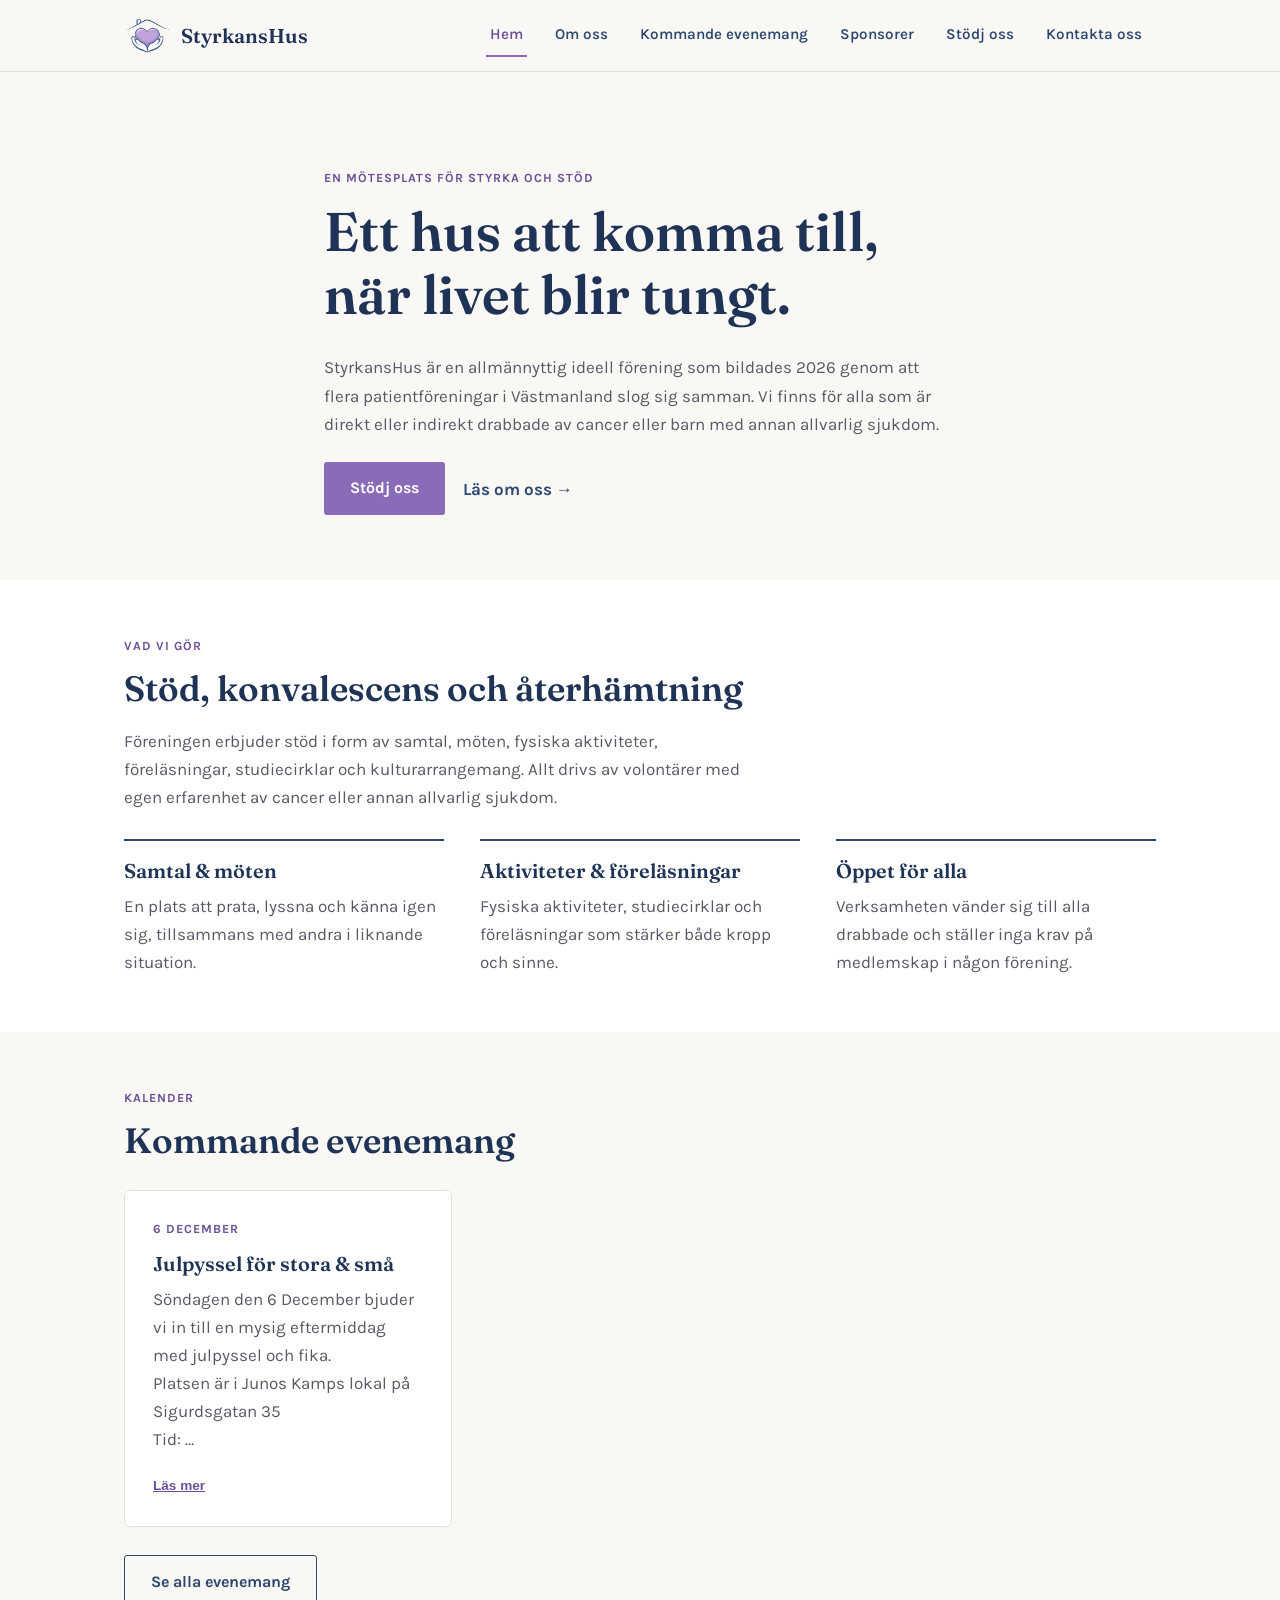
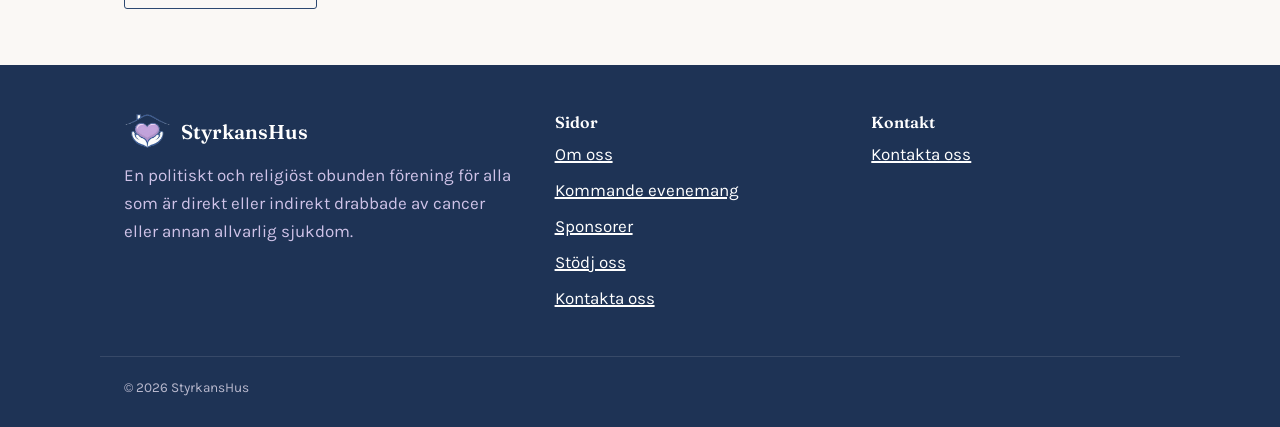
<file: frontend/index.html>
<!DOCTYPE html>
<html lang="sv">
<head>
<meta charset="UTF-8">
<meta name="viewport" content="width=device-width, initial-scale=1.0">
<title>StyrkansHus | Hem</title>
<meta name="description" content="StyrkansHus är en mötesplats för personer och familjer som är direkt eller indirekt drabbade av cancer eller annan allvarlig sjukdom.">
<link rel="canonical" href="https://styrkanshus.se/">
<meta property="og:type" content="website">
<meta property="og:site_name" content="StyrkansHus">
<meta property="og:locale" content="sv_SE">
<meta property="og:title" content="StyrkansHus">
<meta property="og:description" content="StyrkansHus är en mötesplats för personer och familjer som är direkt eller indirekt drabbade av cancer eller annan allvarlig sjukdom.">
<meta property="og:url" content="https://styrkanshus.se/">
<meta property="og:image" content="https://styrkanshus.se/images/logo.png">
<meta name="twitter:card" content="summary">
<meta name="twitter:title" content="StyrkansHus">
<meta name="twitter:description" content="StyrkansHus är en mötesplats för personer och familjer som är direkt eller indirekt drabbade av cancer eller annan allvarlig sjukdom.">
<meta name="twitter:image" content="https://styrkanshus.se/images/logo.png">
<link rel="preconnect" href="https://fonts.googleapis.com">
<link href="https://fonts.googleapis.com/css2?family=Fraunces:opsz,wght@9..144,500;9..144,600&family=Karla:wght@400;500;700&display=swap" rel="stylesheet">
<link rel="icon" type="image/png" href="images/favicon.png">
<link rel="stylesheet" href="css/style.css">
<script type="application/ld+json">
{
  "@context": "https://schema.org",
  "@type": "NGO",
  "name": "StyrkansHus",
  "url": "https://styrkanshus.se/",
  "logo": "https://styrkanshus.se/images/logo.png",
  "description": "StyrkansHus är en allmännyttig ideell förening och mötesplats för personer och familjer som är direkt eller indirekt drabbade av cancer eller annan allvarlig sjukdom.",
  "areaServed": {
    "@type": "AdministrativeArea",
    "name": "Västmanland"
  }
}
</script>
</head>
<body>

<header class="site-header">
  <div class="nav-row">
    <a class="brand" href="index.html">
      <img src="images/logo-icon.png" alt="StyrkansHus logotyp" class="brand-mark">
      StyrkansHus
    </a>
    <button class="nav-toggle" aria-expanded="false" aria-label="Öppna meny">☰</button>
    <ul class="nav-links">
      <li><a href="index.html" aria-current="page">Hem</a></li>
      <li><a href="om-oss.html">Om oss</a></li>
      <li><a href="evenemang.html">Kommande evenemang</a></li>
      <li><a href="sponsorer.html">Sponsorer</a></li>
      <li><a href="stod-oss.html">Stödj oss</a></li>
      <li><a href="kontakt.html">Kontakta oss</a></li>
    </ul>
  </div>
</header>

<main>
  <section class="hero">
    <div class="wrap hero-content">
      <p class="eyebrow">En mötesplats för styrka och stöd</p>
      <h1>Ett hus att komma till, när livet blir tungt.</h1>
      <p>StyrkansHus är en allmännyttig ideell förening som bildades 2026 genom att flera patientföreningar i Västmanland slog sig samman. Vi finns för alla som är direkt eller indirekt drabbade av cancer eller barn med annan allvarlig sjukdom.</p>
      <div class="hero-actions">
        <a class="button" href="stod-oss.html">Stödj oss</a>
        <a class="hero-link" href="om-oss.html">Läs om oss →</a>
      </div>
    </div>
  </section>

  <section class="section-alt">
    <div class="wrap">
      <p class="eyebrow">Vad vi gör</p>
      <h2>Stöd, konvalescens och återhämtning</h2>
      <p>Föreningen erbjuder stöd i form av samtal, möten, fysiska aktiviteter, föreläsningar, studiecirklar och kulturarrangemang. Allt drivs av volontärer med egen erfarenhet av cancer eller annan allvarlig sjukdom.</p>
      <div class="feature-list mt-lg">
        <div class="feature-item">
          <h3>Samtal &amp; möten</h3>
          <p>En plats att prata, lyssna och känna igen sig, tillsammans med andra i liknande situation.</p>
        </div>
        <div class="feature-item">
          <h3>Aktiviteter &amp; föreläsningar</h3>
          <p>Fysiska aktiviteter, studiecirklar och föreläsningar som stärker både kropp och sinne.</p>
        </div>
        <div class="feature-item">
          <h3>Öppet för alla</h3>
          <p>Verksamheten vänder sig till alla drabbade och ställer inga krav på medlemskap i någon förening.</p>
        </div>
      </div>
    </div>
  </section>

  <section>
    <div class="wrap">
      <p class="eyebrow">Kalender</p>
      <h2>Kommande evenemang</h2>
      <div id="events-preview" class="grid grid-3 mt-lg">
        <p class="empty-state">Laddar evenemang…</p>
      </div>
      <div class="mt-lg">
        <a class="button secondary" href="evenemang.html">Se alla evenemang</a>
      </div>
    </div>
  </section>
</main>

<footer class="site-footer">
  <div class="wrap">
    <div>
      <a class="brand" href="index.html">
        <img src="images/logo-icon.png" alt="StyrkansHus logotyp" class="brand-mark">
        StyrkansHus
      </a>
      <p class="tagline">En politiskt och religiöst obunden förening för alla som är direkt eller indirekt drabbade av cancer eller annan allvarlig sjukdom.</p>
    </div>
    <div>
      <h3>Sidor</h3>
      <ul>
        <li><a href="om-oss.html">Om oss</a></li>
        <li><a href="evenemang.html">Kommande evenemang</a></li>
        <li><a href="sponsorer.html">Sponsorer</a></li>
        <li><a href="stod-oss.html">Stödj oss</a></li>
        <li><a href="kontakt.html">Kontakta oss</a></li>
      </ul>
    </div>
    <div>
      <h3>Kontakt</h3>
      <ul>
        <li><a href="kontakt.html">Kontakta oss</a></li>
      </ul>
    </div>
  </div>
  <div class="wrap footer-bottom">
    &copy; 2026 StyrkansHus
  </div>
</footer>

<script src="js/config.js"></script>
<script src="js/richtext.js"></script>
<script src="js/main.js"></script>
</body>
</html>
</file>
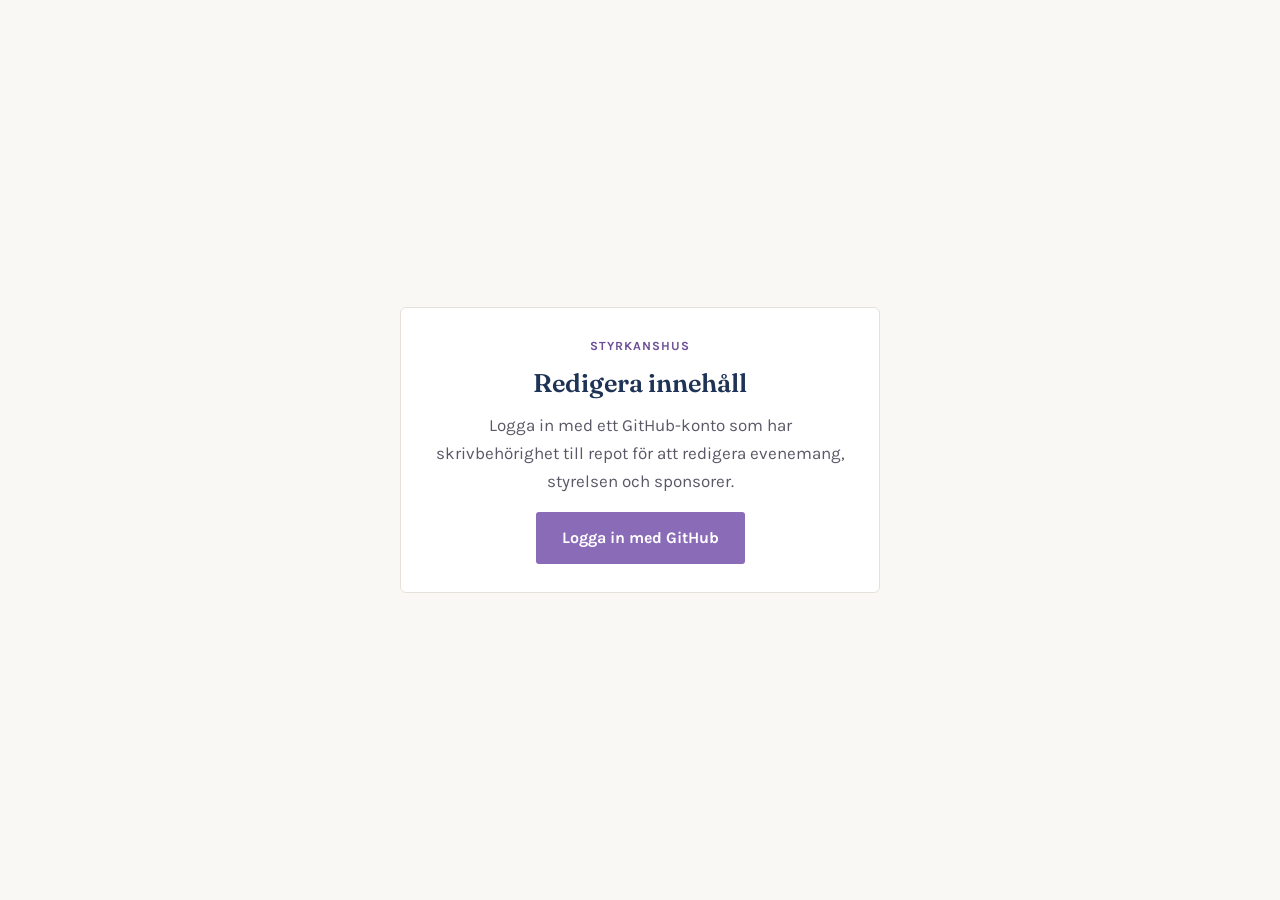
<file: frontend/admin/index.html>
<!DOCTYPE html>
<html lang="sv">
<head>
<meta charset="UTF-8">
<meta name="viewport" content="width=device-width, initial-scale=1.0">
<meta name="robots" content="noindex, nofollow">
<title>StyrkansHus | Redigera innehåll</title>
<link rel="preconnect" href="https://fonts.googleapis.com">
<link href="https://fonts.googleapis.com/css2?family=Fraunces:opsz,wght@9..144,500;9..144,600&family=Karla:wght@400;500;700&display=swap" rel="stylesheet">
<link rel="icon" type="image/png" href="../images/favicon.png">
<link rel="stylesheet" href="../css/style.css">
</head>
<body>

<div id="admin-root" class="admin-shell">
  <div class="card admin-card text-center">
    <p class="eyebrow">StyrkansHus</p>
    <h1 style="font-size:1.6rem;">Laddar…</h1>
  </div>
</div>

<script src="../js/config.js"></script>
<script src="../js/richtext.js"></script>
<script src="admin.js"></script>
</body>
</html>
</file>
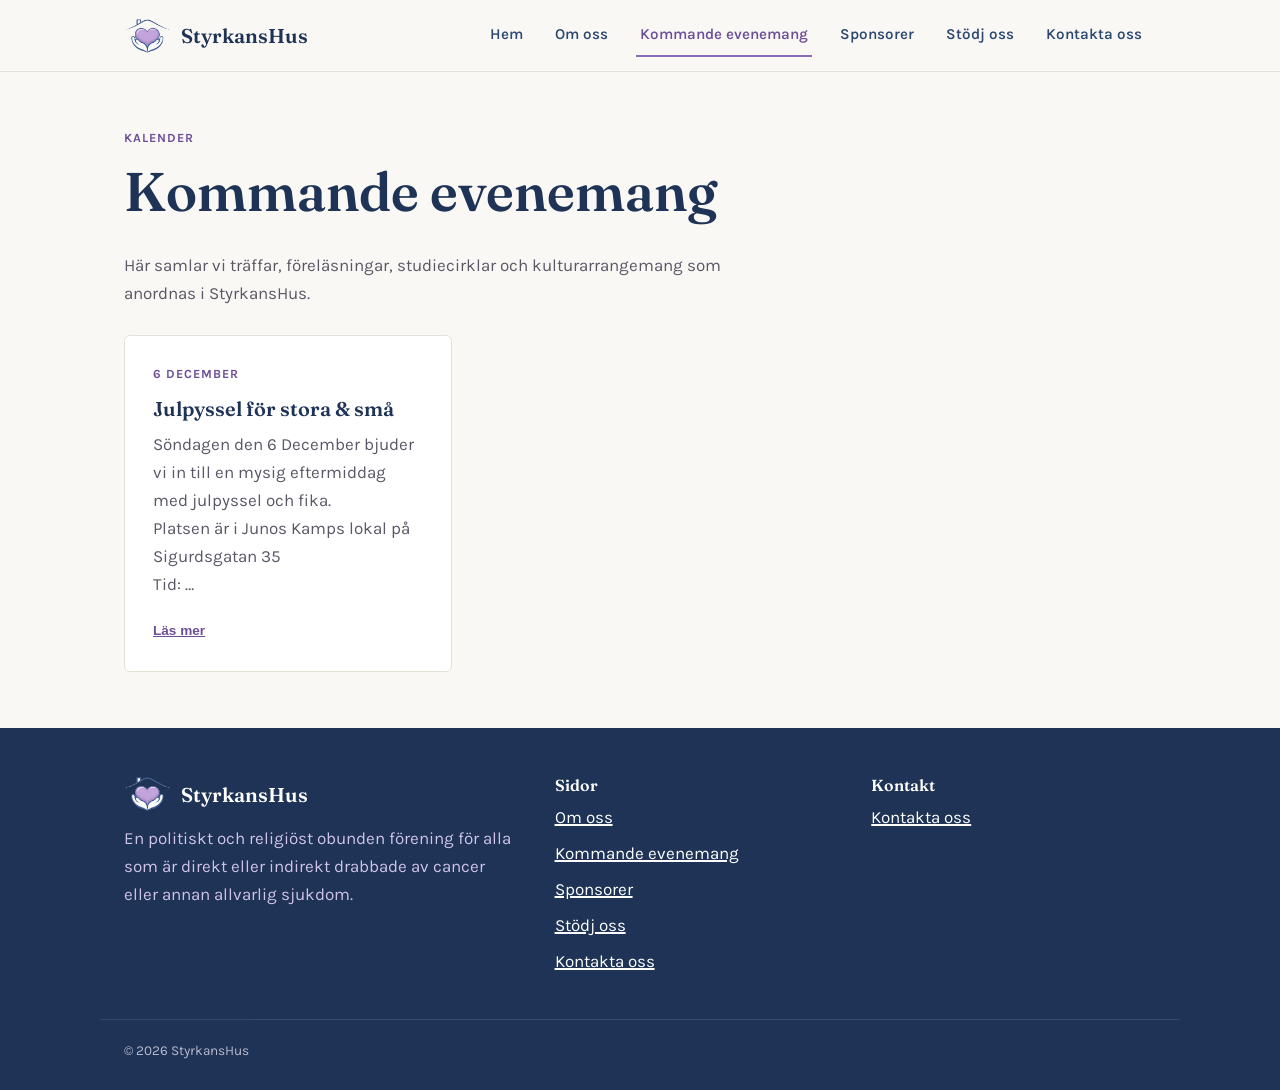
<file: frontend/evenemang.html>
<!DOCTYPE html>
<html lang="sv">
<head>
<meta charset="UTF-8">
<meta name="viewport" content="width=device-width, initial-scale=1.0">
<title>StyrkansHus | Kommande evenemang</title>
<meta name="description" content="Se kommande träffar, föreläsningar och aktiviteter hos StyrkansHus i Västmanland.">
<link rel="canonical" href="https://styrkanshus.se/evenemang.html">
<meta property="og:type" content="website">
<meta property="og:site_name" content="StyrkansHus">
<meta property="og:locale" content="sv_SE">
<meta property="og:title" content="Kommande evenemang | StyrkansHus">
<meta property="og:description" content="Se kommande träffar, föreläsningar och aktiviteter hos StyrkansHus i Västmanland.">
<meta property="og:url" content="https://styrkanshus.se/evenemang.html">
<meta property="og:image" content="https://styrkanshus.se/images/logo.png">
<link rel="preconnect" href="https://fonts.googleapis.com">
<link href="https://fonts.googleapis.com/css2?family=Fraunces:opsz,wght@9..144,500;9..144,600&family=Karla:wght@400;500;700&display=swap" rel="stylesheet">
<link rel="icon" type="image/png" href="images/favicon.png">
<link rel="stylesheet" href="css/style.css">
</head>
<body>

<header class="site-header">
  <div class="nav-row">
    <a class="brand" href="index.html">
      <img src="images/logo-icon.png" alt="StyrkansHus logotyp" class="brand-mark">
      StyrkansHus
    </a>
    <button class="nav-toggle" aria-expanded="false" aria-label="Öppna meny">☰</button>
    <ul class="nav-links">
      <li><a href="index.html">Hem</a></li>
      <li><a href="om-oss.html">Om oss</a></li>
      <li><a href="evenemang.html" aria-current="page">Kommande evenemang</a></li>
      <li><a href="sponsorer.html">Sponsorer</a></li>
      <li><a href="stod-oss.html">Stödj oss</a></li>
      <li><a href="kontakt.html">Kontakta oss</a></li>
    </ul>
  </div>
</header>

<main>
  <section class="page-hero">
    <div class="wrap">
      <p class="eyebrow">Kalender</p>
      <h1>Kommande evenemang</h1>
      <p>Här samlar vi träffar, föreläsningar, studiecirklar och kulturarrangemang som anordnas i StyrkansHus.</p>

      <div id="events-list" class="grid grid-3 mt-lg">
        <p class="empty-state">Laddar evenemang…</p>
      </div>
    </div>
  </section>
</main>

<footer class="site-footer">
  <div class="wrap">
    <div>
      <a class="brand" href="index.html">
        <img src="images/logo-icon.png" alt="StyrkansHus logotyp" class="brand-mark">
        StyrkansHus
      </a>
      <p class="tagline">En politiskt och religiöst obunden förening för alla som är direkt eller indirekt drabbade av cancer eller annan allvarlig sjukdom.</p>
    </div>
    <div>
      <h3>Sidor</h3>
      <ul>
        <li><a href="om-oss.html">Om oss</a></li>
        <li><a href="evenemang.html">Kommande evenemang</a></li>
        <li><a href="sponsorer.html">Sponsorer</a></li>
        <li><a href="stod-oss.html">Stödj oss</a></li>
        <li><a href="kontakt.html">Kontakta oss</a></li>
      </ul>
    </div>
    <div>
      <h3>Kontakt</h3>
      <ul>
        <li><a href="kontakt.html">Kontakta oss</a></li>
      </ul>
    </div>
  </div>
  <div class="wrap footer-bottom">
    &copy; 2026 StyrkansHus
  </div>
</footer>

<script src="js/config.js"></script>
<script src="js/richtext.js"></script>
<script src="js/main.js"></script>
</body>
</html>
</file>
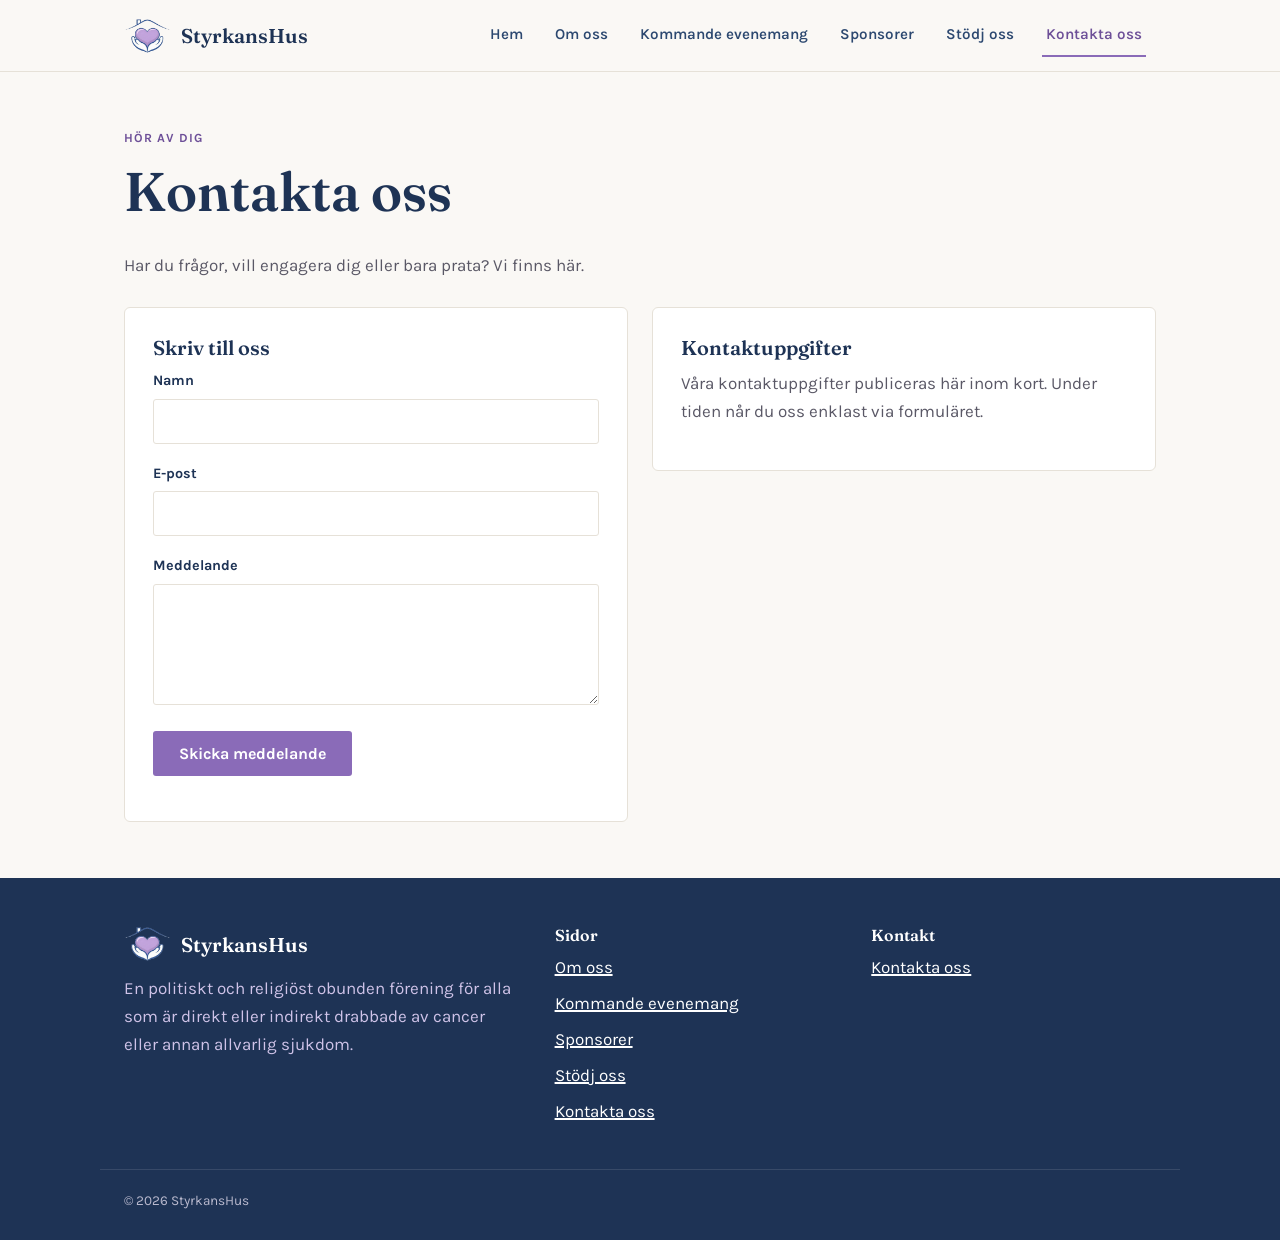
<file: frontend/kontakt.html>
<!DOCTYPE html>
<html lang="sv">
<head>
<meta charset="UTF-8">
<meta name="viewport" content="width=device-width, initial-scale=1.0">
<title>StyrkansHus | Kontakta oss</title>
<meta name="description" content="Kontakta StyrkansHus i Västmanland. Vi finns här för dig som är direkt eller indirekt drabbad av cancer eller annan allvarlig sjukdom.">
<link rel="canonical" href="https://styrkanshus.se/kontakt.html">
<meta property="og:type" content="website">
<meta property="og:site_name" content="StyrkansHus">
<meta property="og:locale" content="sv_SE">
<meta property="og:title" content="Kontakta oss | StyrkansHus">
<meta property="og:description" content="Kontakta StyrkansHus i Västmanland. Vi finns här för dig som är direkt eller indirekt drabbad av cancer eller annan allvarlig sjukdom.">
<meta property="og:url" content="https://styrkanshus.se/kontakt.html">
<meta property="og:image" content="https://styrkanshus.se/images/logo.png">
<link rel="preconnect" href="https://fonts.googleapis.com">
<link href="https://fonts.googleapis.com/css2?family=Fraunces:opsz,wght@9..144,500;9..144,600&family=Karla:wght@400;500;700&display=swap" rel="stylesheet">
<link rel="icon" type="image/png" href="images/favicon.png">
<link rel="stylesheet" href="css/style.css">
</head>
<body>

<header class="site-header">
  <div class="nav-row">
    <a class="brand" href="index.html">
      <img src="images/logo-icon.png" alt="StyrkansHus logotyp" class="brand-mark">
      StyrkansHus
    </a>
    <button class="nav-toggle" aria-expanded="false" aria-label="Öppna meny">☰</button>
    <ul class="nav-links">
      <li><a href="index.html">Hem</a></li>
      <li><a href="om-oss.html">Om oss</a></li>
      <li><a href="evenemang.html">Kommande evenemang</a></li>
      <li><a href="sponsorer.html">Sponsorer</a></li>
      <li><a href="stod-oss.html">Stödj oss</a></li>
      <li><a href="kontakt.html" aria-current="page">Kontakta oss</a></li>
    </ul>
  </div>
</header>

<main>
  <section class="page-hero">
    <div class="wrap">
      <p class="eyebrow">Hör av dig</p>
      <h1>Kontakta oss</h1>
      <p>Har du frågor, vill engagera dig eller bara prata? Vi finns här.</p>

      <div class="grid grid-2 mt-lg grid-align-top">
        <div class="card">
          <h3>Skriv till oss</h3>
          <form id="contact-form" action="https://api.web3forms.com/submit" method="POST">
            <input type="hidden" name="access_key" value="">
            <input type="hidden" name="subject" value="Nytt meddelande från styrkanshus.se">
            <input type="hidden" name="from_name" value="StyrkansHus webbformulär">
            <input type="text" name="botcheck" style="display:none" tabindex="-1" autocomplete="off">

            <label for="name">Namn</label>
            <input type="text" id="name" name="name" required>

            <label for="email">E-post</label>
            <input type="email" id="email" name="email" required>

            <label for="message">Meddelande</label>
            <textarea id="message" name="message" rows="5" required></textarea>

            <button type="submit" class="button">Skicka meddelande</button>
            <p id="form-status" role="status" class="mt-sm"></p>
          </form>
        </div>
        <!-- Real email/phone/address go here once the board has settled on them. -->
        <div class="card">
          <h3>Kontaktuppgifter</h3>
          <p>Våra kontaktuppgifter publiceras här inom kort. Under tiden når du oss enklast via formuläret.</p>
        </div>
      </div>
    </div>
  </section>
</main>

<footer class="site-footer">
  <div class="wrap">
    <div>
      <a class="brand" href="index.html">
        <img src="images/logo-icon.png" alt="StyrkansHus logotyp" class="brand-mark">
        StyrkansHus
      </a>
      <p class="tagline">En politiskt och religiöst obunden förening för alla som är direkt eller indirekt drabbade av cancer eller annan allvarlig sjukdom.</p>
    </div>
    <div>
      <h3>Sidor</h3>
      <ul>
        <li><a href="om-oss.html">Om oss</a></li>
        <li><a href="evenemang.html">Kommande evenemang</a></li>
        <li><a href="sponsorer.html">Sponsorer</a></li>
        <li><a href="stod-oss.html">Stödj oss</a></li>
        <li><a href="kontakt.html">Kontakta oss</a></li>
      </ul>
    </div>
    <div>
      <h3>Kontakt</h3>
      <ul>
        <li><a href="kontakt.html">Kontakta oss</a></li>
      </ul>
    </div>
  </div>
  <div class="wrap footer-bottom">
    &copy; 2026 StyrkansHus
  </div>
</footer>

<script src="js/config.js"></script>
<script src="js/richtext.js"></script>
<script src="js/main.js"></script>
</body>
</html>
</file>
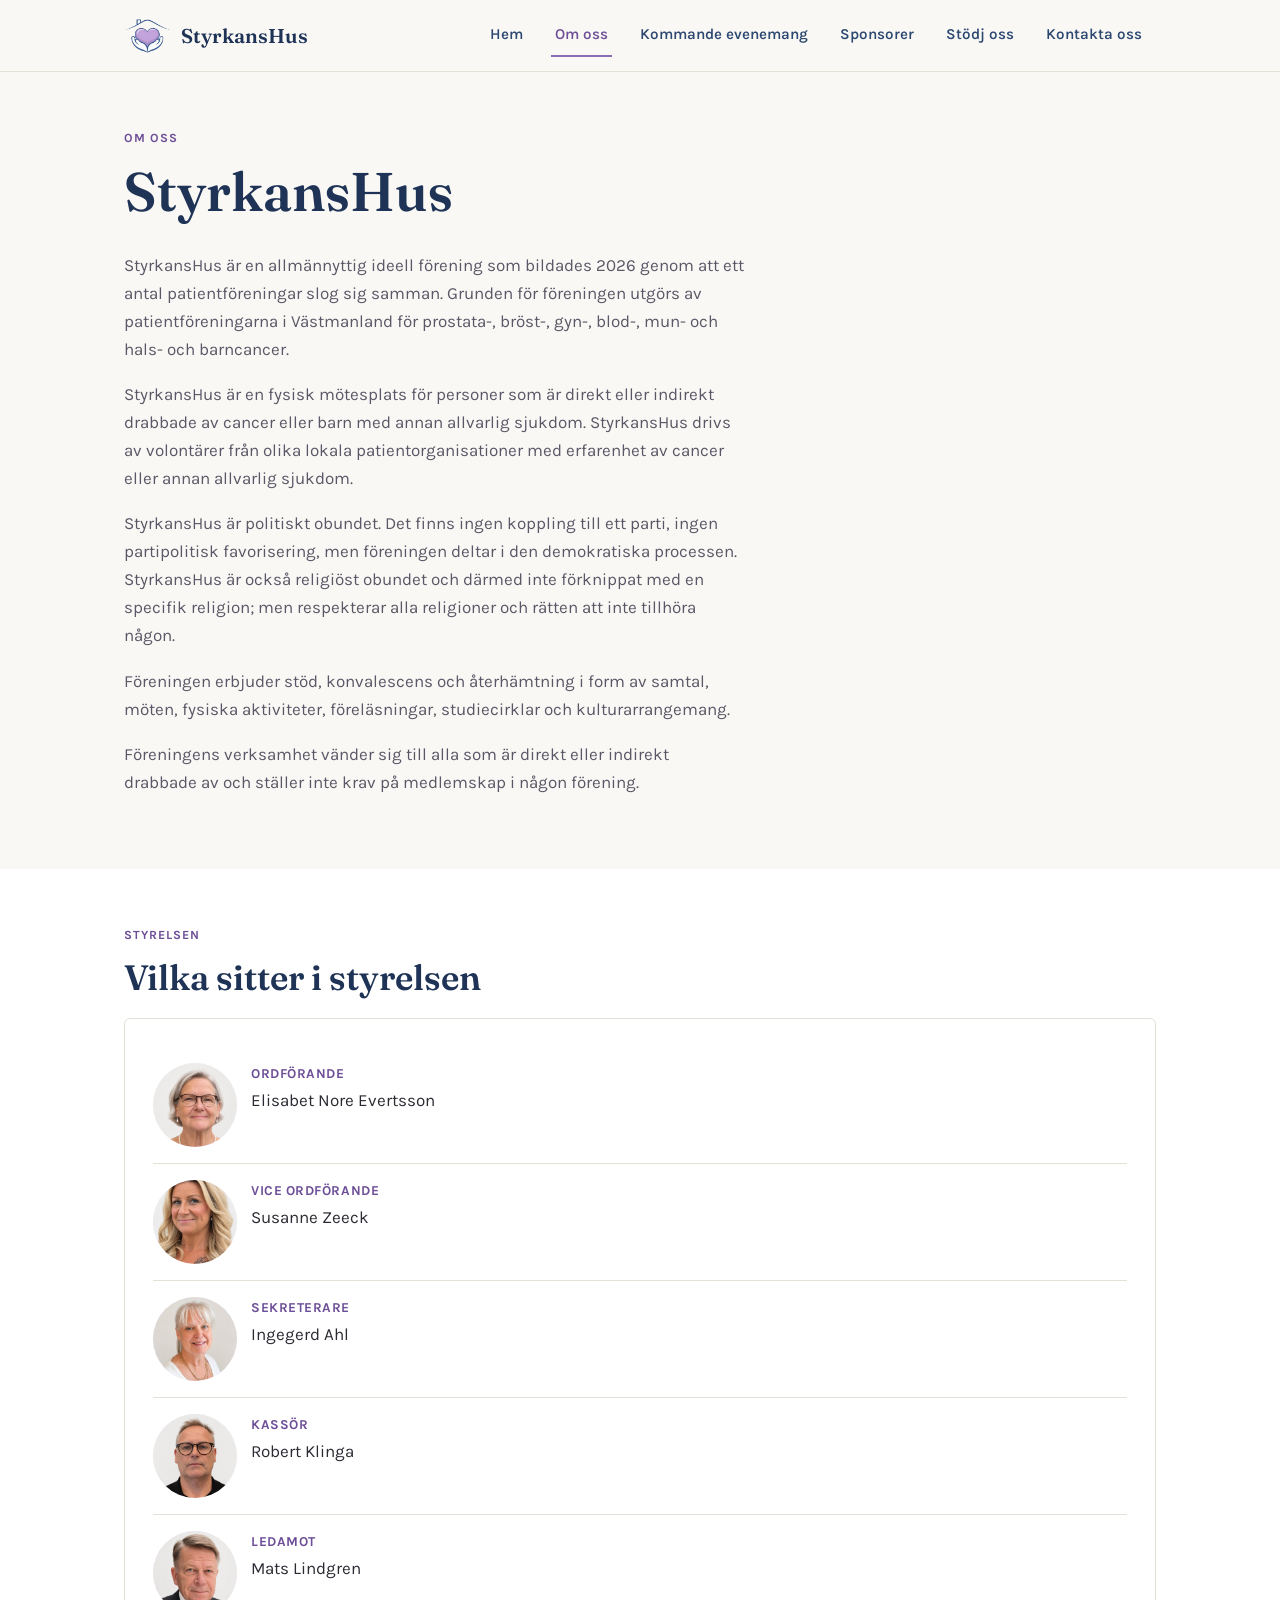
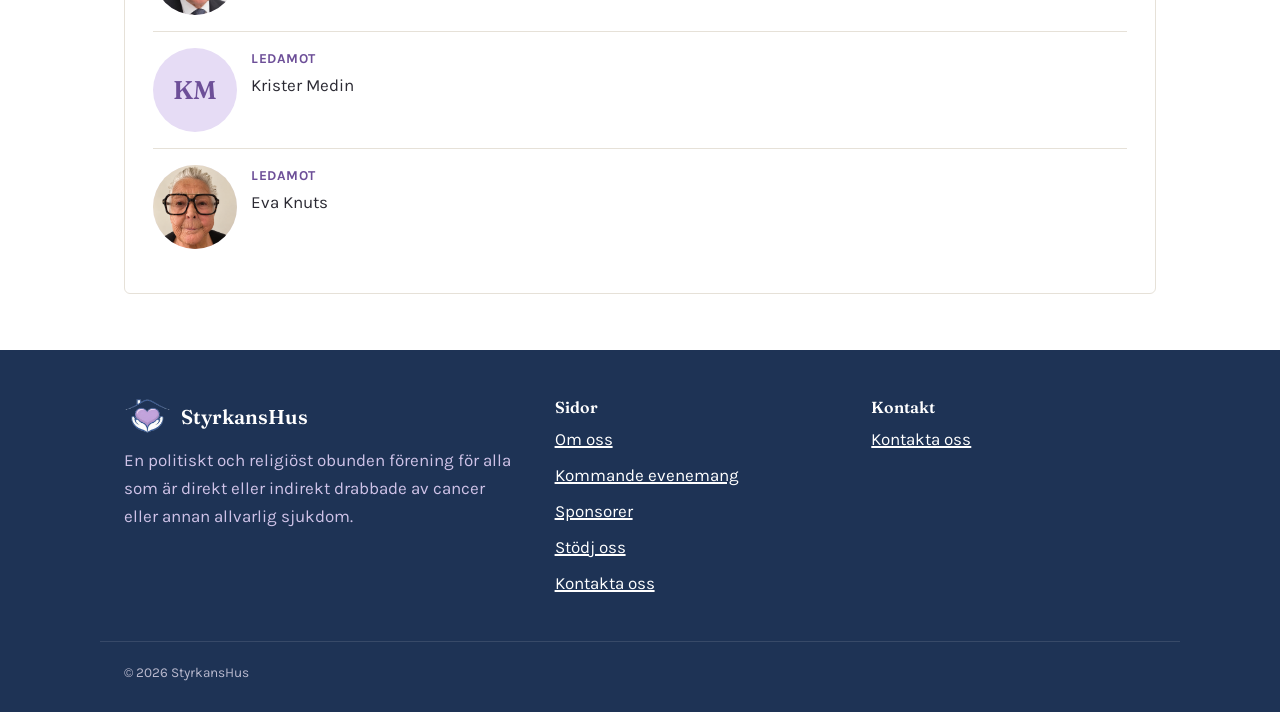
<file: frontend/om-oss.html>
<!DOCTYPE html>
<html lang="sv">
<head>
<meta charset="UTF-8">
<meta name="viewport" content="width=device-width, initial-scale=1.0">
<title>StyrkansHus | Om oss</title>
<meta name="description" content="Läs om StyrkansHus, en ideell förening i Västmanland som erbjuder stöd, samtal och gemenskap för alla som är direkt eller indirekt drabbade av cancer eller allvarlig sjukdom.">
<link rel="canonical" href="https://styrkanshus.se/om-oss.html">
<meta property="og:type" content="website">
<meta property="og:site_name" content="StyrkansHus">
<meta property="og:locale" content="sv_SE">
<meta property="og:title" content="Om oss | StyrkansHus">
<meta property="og:description" content="Läs om StyrkansHus, en ideell förening i Västmanland som erbjuder stöd, samtal och gemenskap för alla som är direkt eller indirekt drabbade av cancer eller allvarlig sjukdom.">
<meta property="og:url" content="https://styrkanshus.se/om-oss.html">
<meta property="og:image" content="https://styrkanshus.se/images/logo.png">
<link rel="preconnect" href="https://fonts.googleapis.com">
<link href="https://fonts.googleapis.com/css2?family=Fraunces:opsz,wght@9..144,500;9..144,600&family=Karla:wght@400;500;700&display=swap" rel="stylesheet">
<link rel="icon" type="image/png" href="images/favicon.png">
<link rel="stylesheet" href="css/style.css">
</head>
<body>

<header class="site-header">
  <div class="nav-row">
    <a class="brand" href="index.html">
      <img src="images/logo-icon.png" alt="StyrkansHus logotyp" class="brand-mark">
      StyrkansHus
    </a>
    <button class="nav-toggle" aria-expanded="false" aria-label="Öppna meny">☰</button>
    <ul class="nav-links">
      <li><a href="index.html">Hem</a></li>
      <li><a href="om-oss.html" aria-current="page">Om oss</a></li>
      <li><a href="evenemang.html">Kommande evenemang</a></li>
      <li><a href="sponsorer.html">Sponsorer</a></li>
      <li><a href="stod-oss.html">Stödj oss</a></li>
      <li><a href="kontakt.html">Kontakta oss</a></li>
    </ul>
  </div>
</header>

<main>
  <section class="page-hero">
    <div class="wrap">
      <p class="eyebrow">Om oss</p>
      <h1>StyrkansHus</h1>
      <p>StyrkansHus är en allmännyttig ideell förening som bildades 2026 genom att ett antal patientföreningar slog sig samman. Grunden för föreningen utgörs av patientföreningarna i Västmanland för prostata-, bröst-, gyn-, blod-, mun- och hals- och barncancer.</p>
      <p>StyrkansHus är en fysisk mötesplats för personer som är direkt eller indirekt drabbade av cancer eller barn med annan allvarlig sjukdom. StyrkansHus drivs av volontärer från olika lokala patientorganisationer med erfarenhet av cancer eller annan allvarlig sjukdom.</p>
      <p>StyrkansHus är politiskt obundet. Det finns ingen koppling till ett parti, ingen partipolitisk favorisering, men föreningen deltar i den demokratiska processen. StyrkansHus är också religiöst obundet och därmed inte förknippat med en specifik religion; men respekterar alla religioner och rätten att inte tillhöra någon.</p>
      <p>Föreningen erbjuder stöd, konvalescens och återhämtning i form av samtal, möten, fysiska aktiviteter, föreläsningar, studiecirklar och kulturarrangemang.</p>
      <p>Föreningens verksamhet vänder sig till alla som är direkt eller indirekt drabbade av och ställer inte krav på medlemskap i någon förening.</p>
    </div>
  </section>

  <section class="section-alt">
    <div class="wrap">
      <p class="eyebrow">Styrelsen</p>
      <h2>Vilka sitter i styrelsen</h2>
      <div id="board-list" class="card mt-md">
        <p>Laddar styrelsen…</p>
      </div>
    </div>
  </section>
</main>

<footer class="site-footer">
  <div class="wrap">
    <div>
      <a class="brand" href="index.html">
        <img src="images/logo-icon.png" alt="StyrkansHus logotyp" class="brand-mark">
        StyrkansHus
      </a>
      <p class="tagline">En politiskt och religiöst obunden förening för alla som är direkt eller indirekt drabbade av cancer eller annan allvarlig sjukdom.</p>
    </div>
    <div>
      <h3>Sidor</h3>
      <ul>
        <li><a href="om-oss.html">Om oss</a></li>
        <li><a href="evenemang.html">Kommande evenemang</a></li>
        <li><a href="sponsorer.html">Sponsorer</a></li>
        <li><a href="stod-oss.html">Stödj oss</a></li>
        <li><a href="kontakt.html">Kontakta oss</a></li>
      </ul>
    </div>
    <div>
      <h3>Kontakt</h3>
      <ul>
        <li><a href="kontakt.html">Kontakta oss</a></li>
      </ul>
    </div>
  </div>
  <div class="wrap footer-bottom">
    &copy; 2026 StyrkansHus
  </div>
</footer>

<script src="js/richtext.js"></script>
<script src="js/main.js"></script>
</body>
</html>
</file>
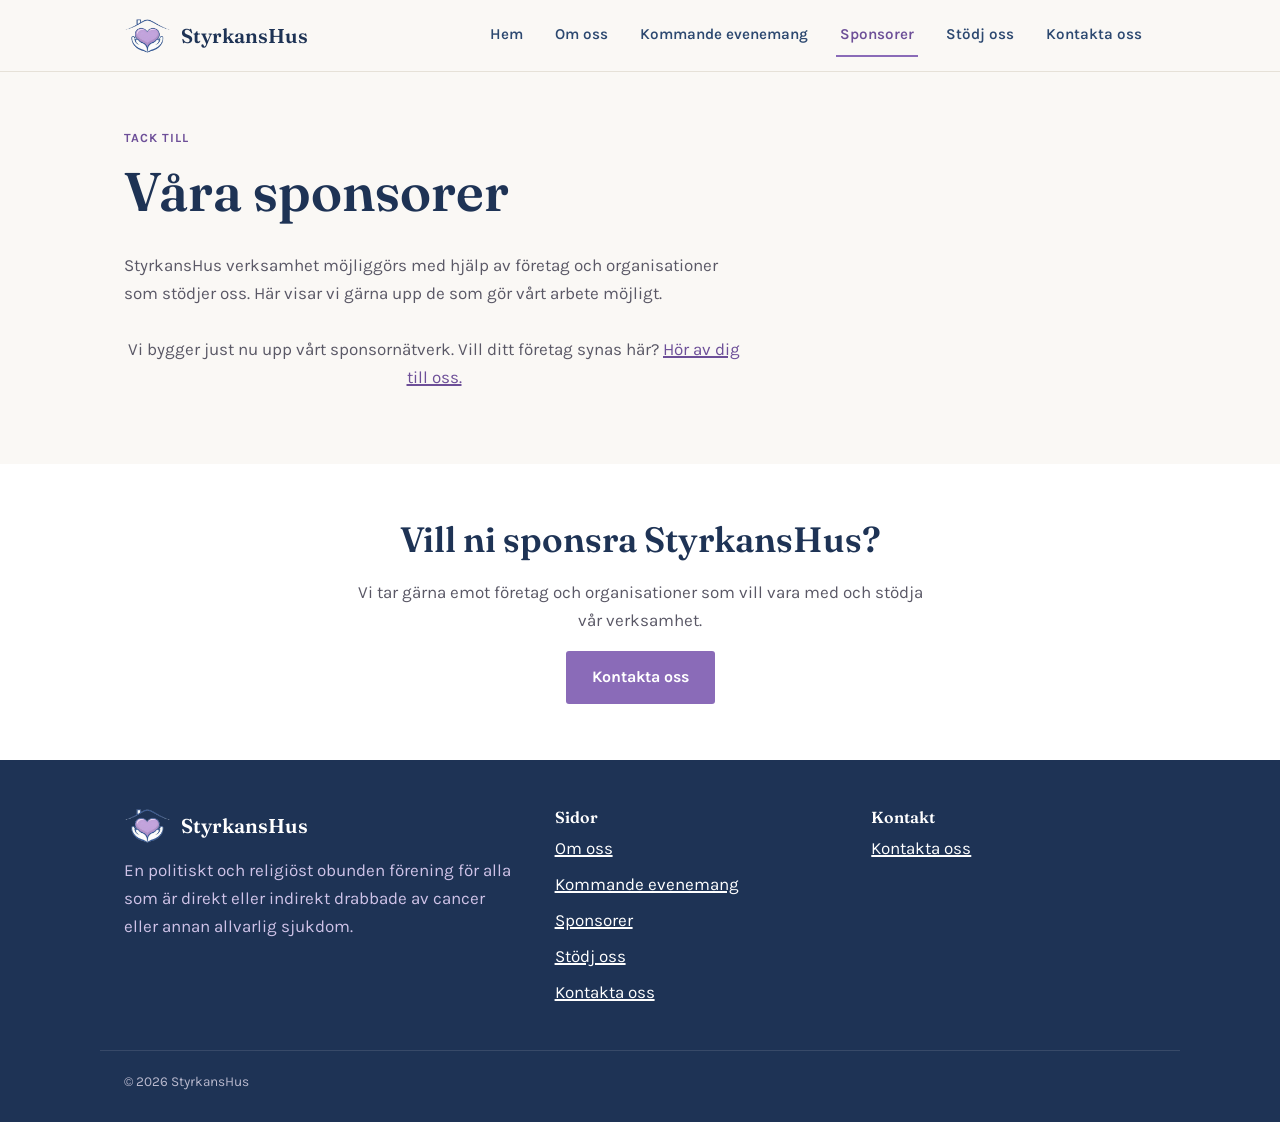
<file: frontend/sponsorer.html>
<!DOCTYPE html>
<html lang="sv">
<head>
<meta charset="UTF-8">
<meta name="viewport" content="width=device-width, initial-scale=1.0">
<title>StyrkansHus | Sponsorer</title>
<meta name="description" content="StyrkansHus verksamhet möjliggörs av företag och organisationer som stödjer oss. Läs mer om våra sponsorer och hur ditt företag kan bidra.">
<link rel="canonical" href="https://styrkanshus.se/sponsorer.html">
<meta property="og:type" content="website">
<meta property="og:site_name" content="StyrkansHus">
<meta property="og:locale" content="sv_SE">
<meta property="og:title" content="Sponsorer | StyrkansHus">
<meta property="og:description" content="StyrkansHus verksamhet möjliggörs av företag och organisationer som stödjer oss. Läs mer om våra sponsorer och hur ditt företag kan bidra.">
<meta property="og:url" content="https://styrkanshus.se/sponsorer.html">
<meta property="og:image" content="https://styrkanshus.se/images/logo.png">
<link rel="preconnect" href="https://fonts.googleapis.com">
<link href="https://fonts.googleapis.com/css2?family=Fraunces:opsz,wght@9..144,500;9..144,600&family=Karla:wght@400;500;700&display=swap" rel="stylesheet">
<link rel="icon" type="image/png" href="images/favicon.png">
<link rel="stylesheet" href="css/style.css">
</head>
<body>

<header class="site-header">
  <div class="nav-row">
    <a class="brand" href="index.html">
      <img src="images/logo-icon.png" alt="StyrkansHus logotyp" class="brand-mark">
      StyrkansHus
    </a>
    <button class="nav-toggle" aria-expanded="false" aria-label="Öppna meny">☰</button>
    <ul class="nav-links">
      <li><a href="index.html">Hem</a></li>
      <li><a href="om-oss.html">Om oss</a></li>
      <li><a href="evenemang.html">Kommande evenemang</a></li>
      <li><a href="sponsorer.html" aria-current="page">Sponsorer</a></li>
      <li><a href="stod-oss.html">Stödj oss</a></li>
      <li><a href="kontakt.html">Kontakta oss</a></li>
    </ul>
  </div>
</header>

<main>
  <section class="page-hero">
    <div class="wrap">
      <p class="eyebrow">Tack till</p>
      <h1>Våra sponsorer</h1>
      <p>StyrkansHus verksamhet möjliggörs med hjälp av företag och organisationer som stödjer oss. Här visar vi gärna upp de som gör vårt arbete möjligt.</p>

      <div id="sponsors-list" class="mt-lg">
        <p class="empty-state">Laddar sponsorer…</p>
      </div>
    </div>
  </section>

  <section class="section-alt">
    <div class="wrap wrap-narrow text-center">
      <h2>Vill ni sponsra StyrkansHus?</h2>
      <p class="mt-sm">Vi tar gärna emot företag och organisationer som vill vara med och stödja vår verksamhet.</p>
      <a class="button" href="kontakt.html">Kontakta oss</a>
    </div>
  </section>
</main>

<footer class="site-footer">
  <div class="wrap">
    <div>
      <a class="brand" href="index.html">
        <img src="images/logo-icon.png" alt="StyrkansHus logotyp" class="brand-mark">
        StyrkansHus
      </a>
      <p class="tagline">En politiskt och religiöst obunden förening för alla som är direkt eller indirekt drabbade av cancer eller annan allvarlig sjukdom.</p>
    </div>
    <div>
      <h3>Sidor</h3>
      <ul>
        <li><a href="om-oss.html">Om oss</a></li>
        <li><a href="evenemang.html">Kommande evenemang</a></li>
        <li><a href="sponsorer.html">Sponsorer</a></li>
        <li><a href="stod-oss.html">Stödj oss</a></li>
        <li><a href="kontakt.html">Kontakta oss</a></li>
      </ul>
    </div>
    <div>
      <h3>Kontakt</h3>
      <ul>
        <li><a href="kontakt.html">Kontakta oss</a></li>
      </ul>
    </div>
  </div>
  <div class="wrap footer-bottom">
    &copy; 2026 StyrkansHus
  </div>
</footer>

<script src="js/richtext.js"></script>
<script src="js/main.js"></script>
</body>
</html>
</file>
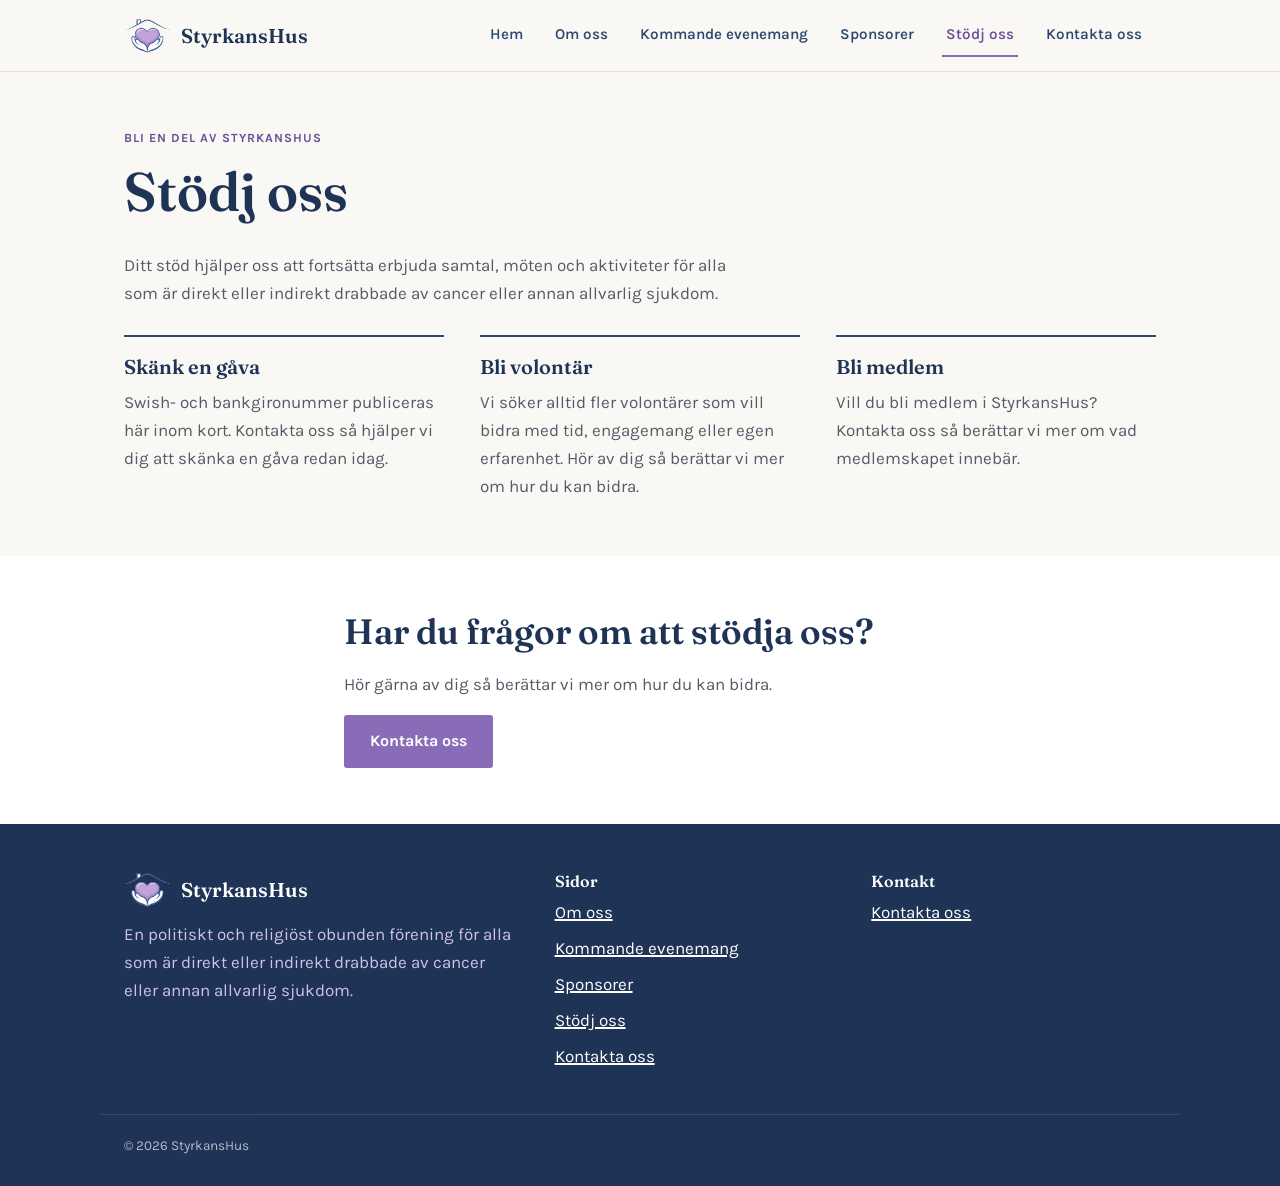
<file: frontend/stod-oss.html>
<!DOCTYPE html>
<html lang="sv">
<head>
<meta charset="UTF-8">
<meta name="viewport" content="width=device-width, initial-scale=1.0">
<title>StyrkansHus | Stödj oss</title>
<meta name="description" content="Stöd StyrkansHus arbete genom en gåva, som volontär eller medlem. Ditt bidrag hjälper oss erbjuda stöd till drabbade och deras familjer i Västmanland.">
<link rel="canonical" href="https://styrkanshus.se/stod-oss.html">
<meta property="og:type" content="website">
<meta property="og:site_name" content="StyrkansHus">
<meta property="og:locale" content="sv_SE">
<meta property="og:title" content="Stödj oss | StyrkansHus">
<meta property="og:description" content="Stöd StyrkansHus arbete genom en gåva, som volontär eller medlem. Ditt bidrag hjälper oss erbjuda stöd till drabbade och deras familjer i Västmanland.">
<meta property="og:url" content="https://styrkanshus.se/stod-oss.html">
<meta property="og:image" content="https://styrkanshus.se/images/logo.png">
<link rel="preconnect" href="https://fonts.googleapis.com">
<link href="https://fonts.googleapis.com/css2?family=Fraunces:opsz,wght@9..144,500;9..144,600&family=Karla:wght@400;500;700&display=swap" rel="stylesheet">
<link rel="icon" type="image/png" href="images/favicon.png">
<link rel="stylesheet" href="css/style.css">
</head>
<body>

<header class="site-header">
  <div class="nav-row">
    <a class="brand" href="index.html">
      <img src="images/logo-icon.png" alt="StyrkansHus logotyp" class="brand-mark">
      StyrkansHus
    </a>
    <button class="nav-toggle" aria-expanded="false" aria-label="Öppna meny">☰</button>
    <ul class="nav-links">
      <li><a href="index.html">Hem</a></li>
      <li><a href="om-oss.html">Om oss</a></li>
      <li><a href="evenemang.html">Kommande evenemang</a></li>
      <li><a href="sponsorer.html">Sponsorer</a></li>
      <li><a href="stod-oss.html" aria-current="page">Stödj oss</a></li>
      <li><a href="kontakt.html">Kontakta oss</a></li>
    </ul>
  </div>
</header>

<main>
  <section class="page-hero">
    <div class="wrap">
      <p class="eyebrow">Bli en del av StyrkansHus</p>
      <h1>Stödj oss</h1>
      <p>Ditt stöd hjälper oss att fortsätta erbjuda samtal, möten och aktiviteter för alla som är direkt eller indirekt drabbade av cancer eller annan allvarlig sjukdom.</p>

      <!-- Swish/bankgiro numbers go in the first item below once confirmed by the board. -->
      <div class="feature-list mt-lg">
        <div class="feature-item">
          <h3>Skänk en gåva</h3>
          <p>Swish- och bankgironummer publiceras här inom kort. Kontakta oss så hjälper vi dig att skänka en gåva redan idag.</p>
        </div>
        <div class="feature-item">
          <h3>Bli volontär</h3>
          <p>Vi söker alltid fler volontärer som vill bidra med tid, engagemang eller egen erfarenhet. Hör av dig så berättar vi mer om hur du kan bidra.</p>
        </div>
        <div class="feature-item">
          <h3>Bli medlem</h3>
          <p>Vill du bli medlem i StyrkansHus? Kontakta oss så berättar vi mer om vad medlemskapet innebär.</p>
        </div>
      </div>
    </div>
  </section>

  <section class="section-alt">
    <div class="wrap wrap-narrow">
      <h2>Har du frågor om att stödja oss?</h2>
      <p>Hör gärna av dig så berättar vi mer om hur du kan bidra.</p>
      <a class="button" href="kontakt.html">Kontakta oss</a>
    </div>
  </section>
</main>

<footer class="site-footer">
  <div class="wrap">
    <div>
      <a class="brand" href="index.html">
        <img src="images/logo-icon.png" alt="StyrkansHus logotyp" class="brand-mark">
        StyrkansHus
      </a>
      <p class="tagline">En politiskt och religiöst obunden förening för alla som är direkt eller indirekt drabbade av cancer eller annan allvarlig sjukdom.</p>
    </div>
    <div>
      <h3>Sidor</h3>
      <ul>
        <li><a href="om-oss.html">Om oss</a></li>
        <li><a href="evenemang.html">Kommande evenemang</a></li>
        <li><a href="sponsorer.html">Sponsorer</a></li>
        <li><a href="stod-oss.html">Stödj oss</a></li>
        <li><a href="kontakt.html">Kontakta oss</a></li>
      </ul>
    </div>
    <div>
      <h3>Kontakt</h3>
      <ul>
        <li><a href="kontakt.html">Kontakta oss</a></li>
      </ul>
    </div>
  </div>
  <div class="wrap footer-bottom">
    &copy; 2026 StyrkansHus
  </div>
</footer>

<script src="js/richtext.js"></script>
<script src="js/main.js"></script>
</body>
</html>
</file>
<file: frontend/css/style.css>
/* ============================================================
   StyrkansHus design tokens
   Palette pulled from the logo: deep navy line-work + a soft
   lavender heart. Warm off-white paper background so the
   purple stays gentle rather than loud. This is a place for
   families going through something hard, not a brand push.
   ============================================================ */
:root {
  --color-bg: #faf8f5;
  --color-bg-rgb: 250, 248, 245; /* same value as --color-bg, for use in rgba() */
  --color-paper: #ffffff;
  --color-ink: #2b2a33;
  --color-ink-soft: #5a5866;
  --color-navy: #2c4870;
  --color-navy-deep: #1e3355;
  --color-lavender: #8a6bb8;
  --color-lavender-deep: #6d4f98;
  --color-lavender-light: #e6dcf5;
  --color-lavender-pale: #f4eefb;
  --color-line: #e6e1d8;
  --color-footer-ink: #eee7f7;
  --color-footer-tagline: #cfc3e8;
  --color-error: #a3312f;
  --color-success: #2c6e49;

  --font-display: "Fraunces", "Iowan Old Style", serif;
  --font-body: "Karla", "Segoe UI", sans-serif;

  --radius: 6px;
  --radius-sm: 3px;
  --max-width: 1080px;
}

* { box-sizing: border-box; }

html { scroll-behavior: smooth; }

body {
  margin: 0;
  background: var(--color-bg);
  color: var(--color-ink);
  font-family: var(--font-body);
  font-size: 17px;
  line-height: 1.65;
  -webkit-font-smoothing: antialiased;
}

img { max-width: 100%; display: block; }

a { color: var(--color-lavender-deep); text-decoration-thickness: 1.5px; }
a:focus-visible,
button:focus-visible,
input:focus-visible,
textarea:focus-visible {
  outline: 3px solid var(--color-lavender);
  outline-offset: 3px;
}

h1, h2, h3 {
  font-family: var(--font-display);
  color: var(--color-navy-deep);
  line-height: 1.15;
  margin: 0 0 0.5em;
}

h1 { font-size: clamp(2.2rem, 4vw + 1rem, 3.4rem); font-weight: 600; }
h2 { font-size: clamp(1.6rem, 2vw + 1rem, 2.2rem); font-weight: 600; }
h3 { font-size: 1.25rem; font-weight: 600; }

p { margin: 0 0 1em; color: var(--color-ink-soft); max-width: 62ch; }

/* A div, not a p: event descriptions can contain a <ul> from renderRichText,
   and a <p> isn't allowed to contain block-level content. */
.event-description { margin: 0 0 1em; color: var(--color-ink-soft); max-width: 62ch; }
.event-description ul { margin: 0.5em 0; padding-left: 1.3em; }
.event-description :last-child { margin-bottom: 0; }

.eyebrow {
  font-family: var(--font-body);
  font-weight: 700;
  letter-spacing: 0.08em;
  text-transform: uppercase;
  font-size: 0.78rem;
  color: var(--color-lavender-deep);
}

.wrap {
  max-width: var(--max-width);
  margin: 0 auto;
  padding: 0 24px;
}

/* ---------- Header / nav ---------- */
.site-header {
  position: sticky;
  top: 0;
  z-index: 50;
  background: rgba(var(--color-bg-rgb), 0.92);
  backdrop-filter: blur(8px);
  border-bottom: 1px solid var(--color-line);
}

.nav-row {
  display: flex;
  align-items: center;
  justify-content: space-between;
  padding: 14px 24px;
  max-width: var(--max-width);
  margin: 0 auto;
}

.brand {
  display: flex;
  align-items: center;
  gap: 10px;
  text-decoration: none;
  font-family: var(--font-display);
  font-weight: 600;
  font-size: 1.25rem;
  color: var(--color-navy-deep);
}

.brand-mark { height: 36px; width: auto; }

.nav-links {
  display: flex;
  gap: 4px;
  list-style: none;
  margin: 0;
  padding: 0;
}

.nav-links a {
  display: inline-block;
  padding: 8px 4px;
  margin: 0 10px;
  color: var(--color-navy);
  text-decoration: none;
  font-weight: 600;
  font-size: 0.95rem;
  border-bottom: 2px solid transparent;
  transition: border-color 0.15s ease, color 0.15s ease;
}

.nav-links a:hover { border-bottom-color: var(--color-line); }

.nav-links a[aria-current="page"] {
  color: var(--color-lavender-deep);
  border-bottom-color: var(--color-lavender);
}

.nav-toggle {
  display: none;
  background: none;
  border: 1px solid var(--color-line);
  border-radius: var(--radius-sm);
  padding: 8px 10px;
  font-size: 1.1rem;
}

/* Six links plus the wordmark stop fitting on one row well before 780px
   (closer to ~900px with "Kommande evenemang" in the mix), so switch to
   the hamburger menu early enough that the row never has to overflow or
   wrap mid-line. */
@media (max-width: 960px) {
  .nav-toggle { display: inline-block; }
  .nav-links {
    display: none;
    flex-direction: column;
    width: 100%;
    padding: 10px 0 6px;
  }
  .nav-links.open { display: flex; }
  .nav-row { flex-wrap: wrap; }
}

/* ---------- Hero ---------- */
.hero { padding: 96px 0 64px; }
.hero-content { max-width: 680px; }

.hero-link {
  display: inline-flex;
  align-items: center;
  gap: 6px;
  padding: 13px 4px;
  color: var(--color-navy);
  font-weight: 700;
  text-decoration: none;
}
.hero-link:hover { color: var(--color-lavender-deep); }

.button {
  display: inline-flex;
  align-items: center;
  gap: 8px;
  background: var(--color-lavender);
  color: var(--color-paper) !important;
  border: none;
  padding: 13px 26px;
  border-radius: var(--radius-sm);
  font-family: var(--font-body);
  font-weight: 700;
  font-size: 1rem;
  text-decoration: none !important;
  cursor: pointer;
  transition: background 0.15s ease;
}
.button:hover { background: var(--color-lavender-deep); }

.button.secondary {
  background: transparent;
  color: var(--color-navy) !important;
  border: 1.5px solid var(--color-navy);
}
.button.secondary:hover { background: var(--color-navy); color: var(--color-paper) !important; }

/* ---------- Sections ---------- */
section { padding: 56px 0; }
.section-alt { background: var(--color-paper); }

.card {
  background: var(--color-paper);
  border: 1px solid var(--color-line);
  border-radius: var(--radius);
  padding: 28px;
}

.grid {
  display: grid;
  gap: 24px;
}
.grid-2 { grid-template-columns: repeat(2, 1fr); }
.grid-align-top { align-items: start; }
.grid-3 { grid-template-columns: repeat(3, 1fr); }
@media (max-width: 780px) {
  .grid-2, .grid-3 { grid-template-columns: 1fr; }
}

/* Editorial alternative to a boxed card grid: a thin rule instead of a
   bordered/shadowed card. Used for plain informational content. */
.feature-list {
  display: grid;
  grid-template-columns: repeat(3, 1fr);
  gap: 36px;
}
.feature-item { border-top: 2px solid var(--color-navy); padding-top: 18px; }
.feature-item p { margin-bottom: 0; }
@media (max-width: 780px) {
  .feature-list { grid-template-columns: 1fr; }
}

/* Board members */
.board-member {
  display: flex;
  gap: 14px;
  align-items: flex-start;
  padding: 16px 0;
  border-bottom: 1px solid var(--color-line);
}
.board-member:last-child { border-bottom: none; }
.board-initial {
  flex-shrink: 0;
  width: 84px;
  height: 84px;
  border-radius: 50%;
  background: var(--color-lavender-light);
  color: var(--color-lavender-deep);
  font-family: var(--font-display);
  font-weight: 600;
  font-size: 1.6rem;
  display: flex;
  align-items: center;
  justify-content: center;
}
.board-member .role {
  font-size: 0.85rem;
  color: var(--color-lavender-deep);
  font-weight: 700;
  text-transform: uppercase;
  letter-spacing: 0.04em;
}
.board-photo {
  flex-shrink: 0;
  width: 84px;
  height: 84px;
  border-radius: 50%;
  overflow: hidden;
  background: var(--color-lavender-pale);
}
.board-photo img {
  width: 100%;
  height: 100%;
  object-fit: cover;
  display: block;
}

/* Sponsor logos: a plain strip, like an "as seen in" row, not a card grid */
.sponsor-strip {
  display: flex;
  flex-wrap: wrap;
  align-items: center;
  gap: 36px 44px;
}
.sponsor-strip a { display: inline-flex; align-items: center; }
.sponsor-strip img { max-height: 56px; width: auto; }

.empty-state {
  grid-column: 1 / -1;
  text-align: center;
}
.empty-state p { color: var(--color-ink-soft); font-style: italic; margin: 0; }

/* ---------- Layout utilities ---------- */
.page-hero { padding-top: 56px; }
.hero-actions { display: flex; align-items: center; gap: 14px; flex-wrap: wrap; margin-top: 24px; }
.text-center { text-align: center; }
.wrap-narrow { max-width: 640px; margin: 0 auto; }
.wrap-narrow p { margin-left: auto; margin-right: auto; }
.mt-sm { margin-top: 12px; }
.mt-md { margin-top: 20px; }
.mt-lg { margin-top: 28px; }

/* ---------- Footer ---------- */
.site-footer {
  background: var(--color-navy-deep);
  color: var(--color-footer-ink);
  padding: 48px 0 28px;
}
.site-footer a { color: var(--color-paper); }
.site-footer .brand { color: var(--color-paper); }
.site-footer .tagline { color: var(--color-footer-tagline); margin-top: 12px; }
.site-footer .wrap {
  display: grid;
  grid-template-columns: 1.4fr 1fr 1fr;
  gap: 32px;
}
@media (max-width: 780px) {
  .site-footer .wrap { grid-template-columns: 1fr; }
}
.site-footer h3 { color: var(--color-paper); font-size: 1rem; }
.site-footer ul { list-style: none; margin: 0; padding: 0; }
.site-footer li { margin-bottom: 8px; }
.footer-bottom {
  margin-top: 36px;
  padding-top: 20px;
  border-top: 1px solid rgba(255,255,255,0.15);
  font-size: 0.85rem;
  opacity: 0.75;
}

/* ---------- Forms (Stödj oss / Kontakta oss) ---------- */
label {
  display: block;
  font-weight: 700;
  font-size: 0.9rem;
  margin-bottom: 6px;
  color: var(--color-navy-deep);
}
input, textarea {
  width: 100%;
  padding: 12px 14px;
  border: 1.5px solid var(--color-line);
  border-radius: var(--radius-sm);
  font-family: var(--font-body);
  font-size: 1rem;
  margin-bottom: 18px;
  background: var(--color-paper);
}

/* ---------- Admin (events editor) ---------- */
.admin-shell {
  min-height: 100vh;
  display: flex;
  align-items: center;
  justify-content: center;
  padding: 40px 24px;
}
.admin-card { width: 100%; max-width: 480px; }
.admin-editor { width: 100%; max-width: 760px; margin: 0 auto; padding: 40px 24px; }
.admin-topbar {
  display: flex;
  align-items: center;
  justify-content: space-between;
  gap: 16px;
  margin-bottom: 28px;
  flex-wrap: wrap;
}
.admin-user { color: var(--color-ink-soft); font-size: 0.95rem; }
.event-row {
  border: 1px solid var(--color-line);
  border-radius: var(--radius);
  padding: 20px;
  margin-bottom: 16px;
  background: var(--color-paper);
}
.event-row-head {
  display: flex;
  justify-content: space-between;
  align-items: center;
  gap: 12px;
  flex-wrap: wrap;
}
.event-row-title {
  font-weight: 700;
  font-size: 1rem;
  color: var(--color-navy-deep);
}
.event-row-actions { display: flex; gap: 16px; flex-shrink: 0; }
.event-row-body { margin-top: 16px; }
.admin-tabs {
  display: flex;
  gap: 4px;
  flex-wrap: wrap;
  border-bottom: 1px solid var(--color-line);
}
.tab-button {
  background: none;
  border: none;
  padding: 10px 4px;
  margin-right: 20px;
  font-family: var(--font-body);
  font-weight: 700;
  font-size: 0.95rem;
  color: var(--color-ink-soft);
  cursor: pointer;
  border-bottom: 2px solid transparent;
}
.tab-button.active { color: var(--color-lavender-deep); border-bottom-color: var(--color-lavender); }

.image-field { display: flex; gap: 14px; align-items: flex-start; margin-bottom: 18px; }
.image-thumb {
  width: 64px;
  height: 64px;
  flex-shrink: 0;
  border: 1px solid var(--color-line);
  border-radius: var(--radius-sm);
  background: var(--color-lavender-pale);
  overflow: hidden;
}
.image-thumb img { width: 100%; height: 100%; object-fit: cover; }
.upload-status { font-size: 0.85rem; color: var(--color-ink-soft); margin: 6px 0 0; }

.crop-field { display: flex; gap: 18px; align-items: flex-start; margin-bottom: 18px; flex-wrap: wrap; }
.crop-frame {
  width: 140px;
  height: 140px;
  flex-shrink: 0;
  border: 1px solid var(--color-line);
  border-radius: 50%;
  background: var(--color-lavender-pale);
  overflow: hidden;
  cursor: grab;
  touch-action: none;
}
.crop-frame.dragging { cursor: grabbing; }
.crop-frame img {
  width: 100%;
  height: 100%;
  object-fit: cover;
  user-select: none;
  -webkit-user-drag: none;
}
.crop-controls { flex: 1; min-width: 180px; }
.crop-controls input[type="range"] {
  width: 100%;
  padding: 0;
  border: none;
  background: transparent;
  margin-bottom: 6px;
}
.crop-zoom-label { font-size: 0.85rem; margin-bottom: 4px; }
.crop-hint { font-size: 0.85rem; color: var(--color-ink-soft); margin: 0 0 10px; }

.richtext-toolbar { display: flex; gap: 6px; margin-bottom: 6px; }
.rt-btn {
  background: var(--color-paper);
  border: 1px solid var(--color-line);
  border-radius: var(--radius-sm);
  padding: 4px 10px;
  font-size: 0.85rem;
  color: var(--color-navy);
  cursor: pointer;
}
.rt-btn:hover { background: var(--color-lavender-pale); }
.richtext-hint { font-size: 0.8rem; color: var(--color-ink-soft); margin: 0 0 10px; }
.richtext-preview {
  border: 1px solid var(--color-line);
  border-radius: var(--radius-sm);
  padding: 14px 16px;
  margin-bottom: 18px;
  background: var(--color-bg);
}
.richtext-preview-label {
  font-size: 0.75rem;
  font-weight: 700;
  text-transform: uppercase;
  letter-spacing: 0.04em;
  color: var(--color-lavender-deep);
  margin: 0 0 8px;
}
.richtext-preview-body { font-size: 0.95rem; }
.richtext-preview-body ul { margin: 0.5em 0; padding-left: 1.3em; }
.richtext-preview-body p:last-child { margin-bottom: 0; }

.link-button {
  background: none;
  border: none;
  color: var(--color-lavender-deep);
  font-weight: 700;
  font-size: 0.85rem;
  cursor: pointer;
  padding: 0;
  text-decoration: underline;
}
.button.small { padding: 9px 18px; font-size: 0.9rem; }
.button[disabled] { opacity: 0.6; cursor: not-allowed; transform: none !important; }
#admin-status { min-height: 1.4em; }
#admin-status.error { color: var(--color-error); }
#admin-status.success { color: var(--color-success); }
</file>
